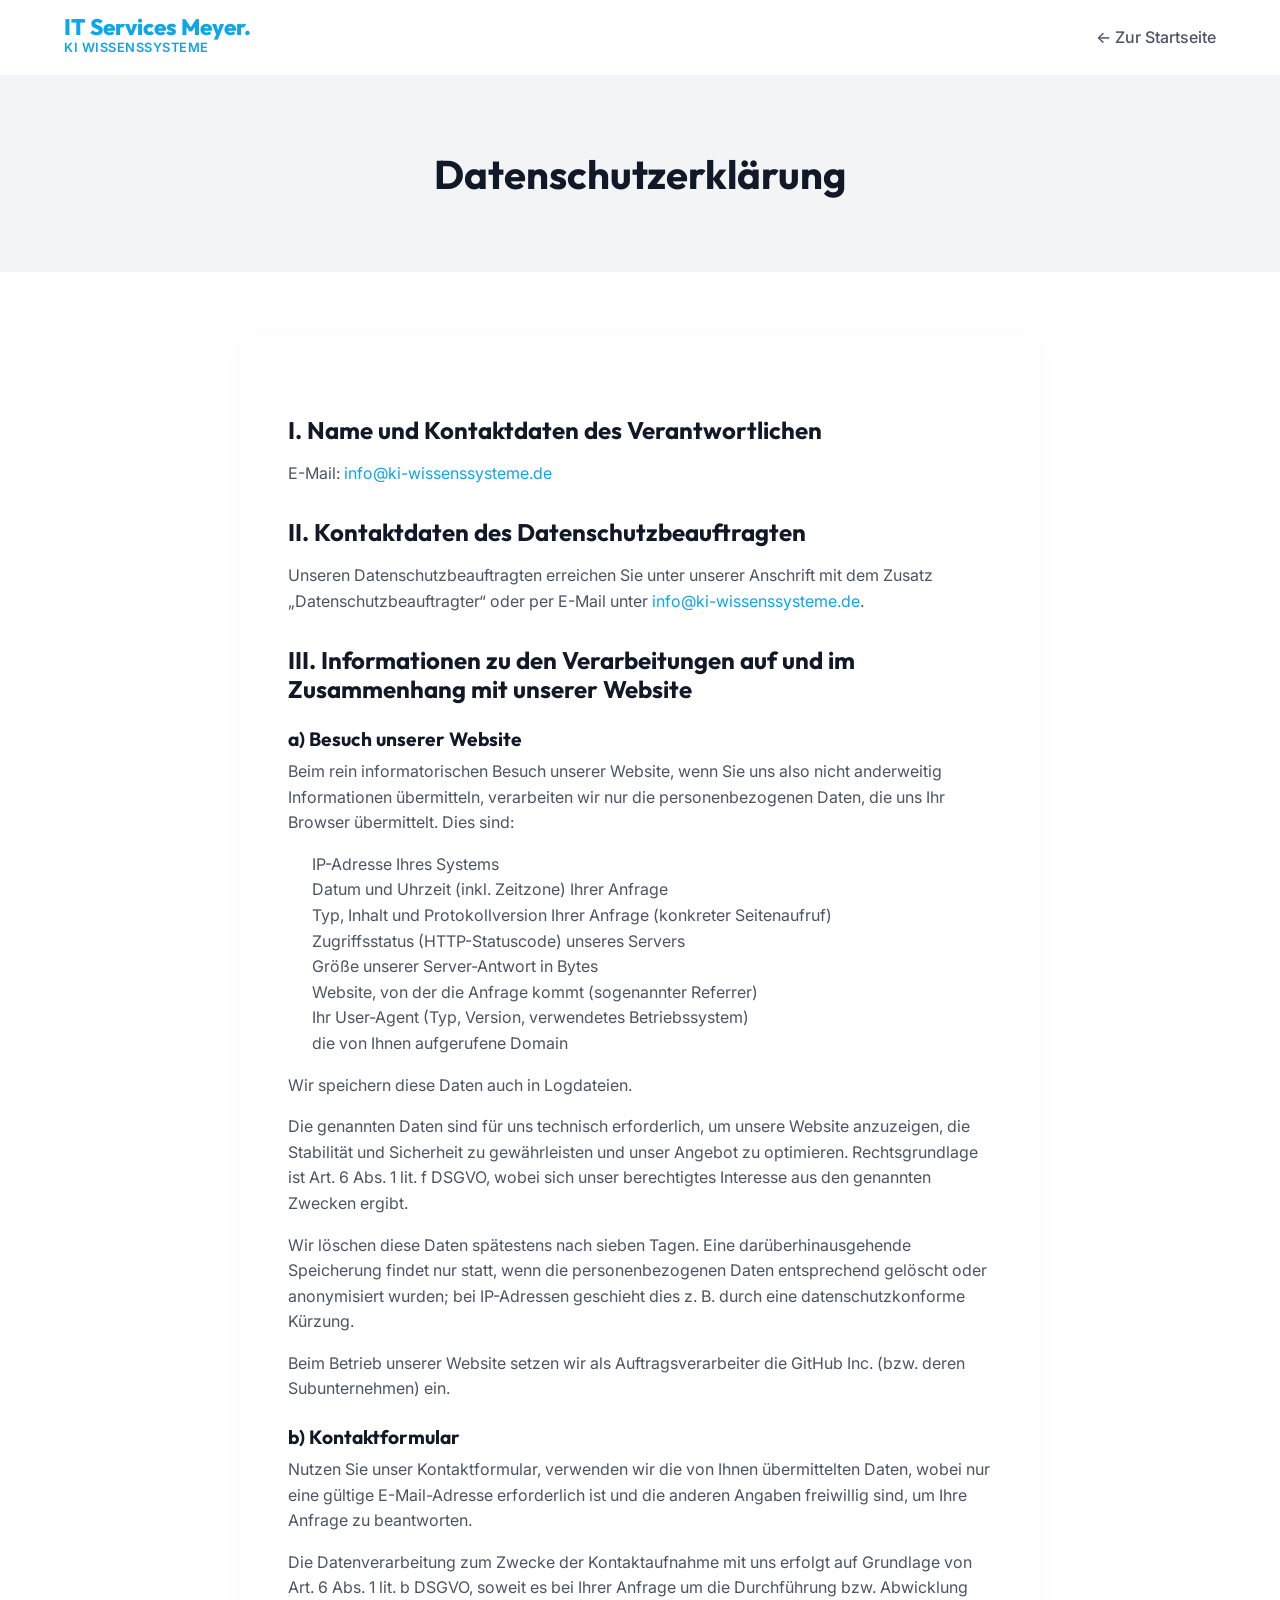
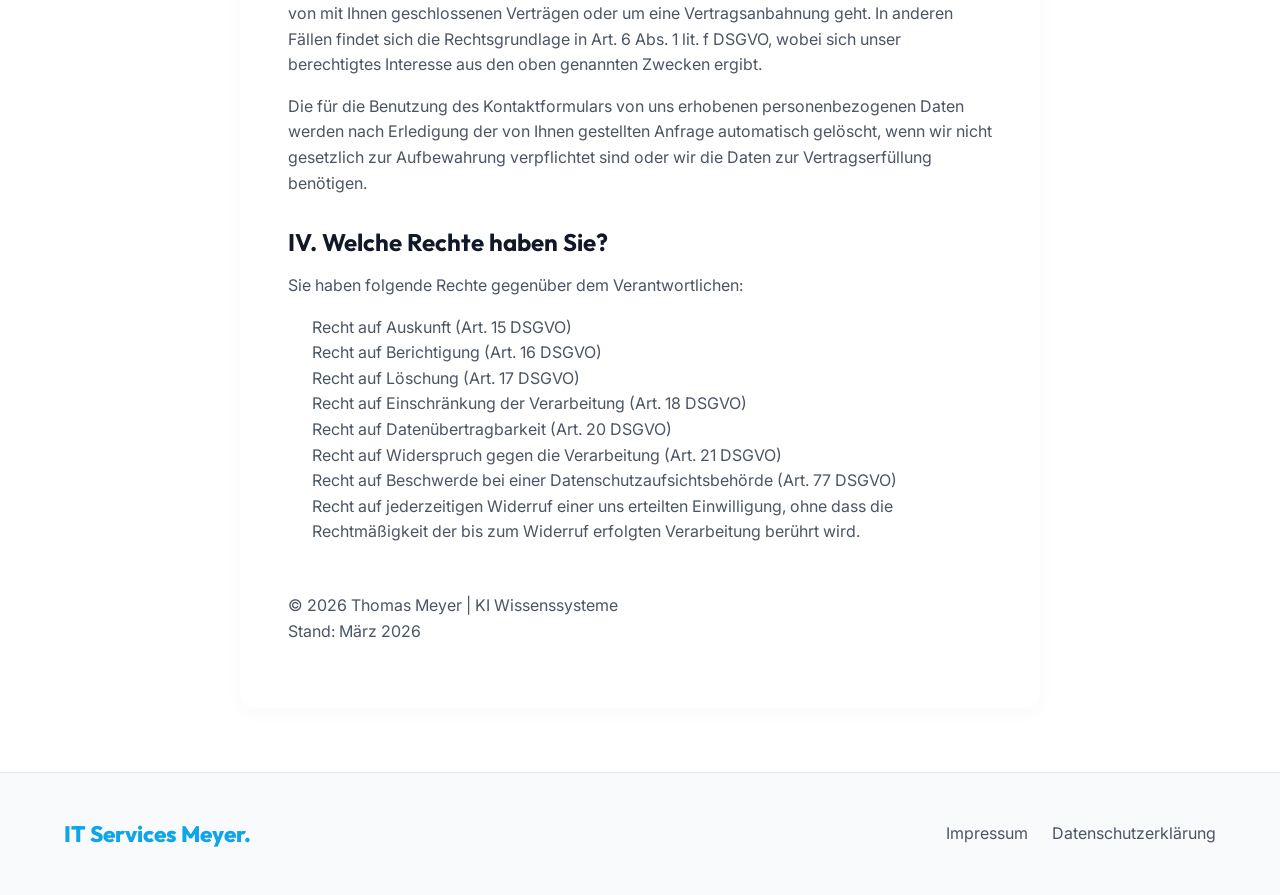
<file: datenschutz.html>
<!DOCTYPE html>
<html lang="de">
<head>
    <meta charset="UTF-8">
    <meta name="viewport" content="width=device-width, initial-scale=1.0">
    <title>Datenschutzerklärung | IT Services Meyer - KI Wissenssysteme</title>
    <link href="https://fonts.googleapis.com/css2?family=Inter:wght@400;500;600&family=Outfit:wght@500;700;800&display=swap" rel="stylesheet">
    <link rel="stylesheet" href="css/style.css">
</head>
<body>

    <header class="header">
        <div class="container header-inner">
            <a href="index.html" class="logo">
                <span class="logo-main">IT Services <span>Meyer.</span></span>
                <span class="logo-sub">KI Wissenssysteme</span>
            </a>
            
            <nav class="nav" id="main-nav">
                <ul class="nav-list">
                    <li><a href="index.html" class="nav-link">← Zur Startseite</a></li>
                </ul>
            </nav>
        </div>
    </header>

    <section class="page-header">
        <div class="container">
            <h1 class="section-title">Datenschutzerklärung</h1>
        </div>
    </section>

    <section class="content-page">
        <div class="container">
            <div class="content-box">
                <h2>I. Name und Kontaktdaten des Verantwortlichen</h2>
                <p>E-Mail: <a href="mailto:info@ki-wissenssysteme.de">info@ki-wissenssysteme.de</a></p>

                <h2>II. Kontaktdaten des Datenschutzbeauftragten</h2>
                <p>Unseren Datenschutzbeauftragten erreichen Sie unter unserer Anschrift mit dem Zusatz „Datenschutzbeauftragter“ oder per E-Mail unter <a href="mailto:info@ki-wissenssysteme.de">info@ki-wissenssysteme.de</a>.</p>

                <h2>III. Informationen zu den Verarbeitungen auf und im Zusammenhang mit unserer Website</h2>

                <h3>a) Besuch unserer Website</h3>
                <p>Beim rein informatorischen Besuch unserer Website, wenn Sie uns also nicht anderweitig Informationen übermitteln, verarbeiten wir nur die personenbezogenen Daten, die uns Ihr Browser übermittelt. Dies sind:</p>
                <ul>
                    <li>IP-Adresse Ihres Systems</li>
                    <li>Datum und Uhrzeit (inkl. Zeitzone) Ihrer Anfrage</li>
                    <li>Typ, Inhalt und Protokollversion Ihrer Anfrage (konkreter Seitenaufruf)</li>
                    <li>Zugriffsstatus (HTTP-Statuscode) unseres Servers</li>
                    <li>Größe unserer Server-Antwort in Bytes</li>
                    <li>Website, von der die Anfrage kommt (sogenannter Referrer)</li>
                    <li>Ihr User-Agent (Typ, Version, verwendetes Betriebssystem)</li>
                    <li>die von Ihnen aufgerufene Domain</li>
                </ul>
                <p>Wir speichern diese Daten auch in Logdateien.</p>
                <p>Die genannten Daten sind für uns technisch erforderlich, um unsere Website anzuzeigen, die Stabilität und Sicherheit zu gewährleisten und unser Angebot zu optimieren. Rechtsgrundlage ist Art. 6 Abs. 1 lit. f DSGVO, wobei sich unser berechtigtes Interesse aus den genannten Zwecken ergibt.</p>
                <p>Wir löschen diese Daten spätestens nach sieben Tagen. Eine darüberhinausgehende Speicherung findet nur statt, wenn die personenbezogenen Daten entsprechend gelöscht oder anonymisiert wurden; bei IP-Adressen geschieht dies z. B. durch eine datenschutzkonforme Kürzung.</p>
                <p>Beim Betrieb unserer Website setzen wir als Auftragsverarbeiter die GitHub Inc. (bzw. deren Subunternehmen) ein.</p>

                <h3>b) Kontaktformular</h3>
                <p>Nutzen Sie unser Kontaktformular, verwenden wir die von Ihnen übermittelten Daten, wobei nur eine gültige E-Mail-Adresse erforderlich ist und die anderen Angaben freiwillig sind, um Ihre Anfrage zu beantworten.</p>
                <p>Die Datenverarbeitung zum Zwecke der Kontaktaufnahme mit uns erfolgt auf Grundlage von Art. 6 Abs. 1 lit. b DSGVO, soweit es bei Ihrer Anfrage um die Durchführung bzw. Abwicklung von mit Ihnen geschlossenen Verträgen oder um eine Vertragsanbahnung geht. In anderen Fällen findet sich die Rechtsgrundlage in Art. 6 Abs. 1 lit. f DSGVO, wobei sich unser berechtigtes Interesse aus den oben genannten Zwecken ergibt.</p>
                <p>Die für die Benutzung des Kontaktformulars von uns erhobenen personenbezogenen Daten werden nach Erledigung der von Ihnen gestellten Anfrage automatisch gelöscht, wenn wir nicht gesetzlich zur Aufbewahrung verpflichtet sind oder wir die Daten zur Vertragserfüllung benötigen.</p>

                <h2>IV. Welche Rechte haben Sie?</h2>
                <p>Sie haben folgende Rechte gegenüber dem Verantwortlichen:</p>
                <ul>
                    <li>Recht auf Auskunft (Art. 15 DSGVO)</li>
                    <li>Recht auf Berichtigung (Art. 16 DSGVO)</li>
                    <li>Recht auf Löschung (Art. 17 DSGVO)</li>
                    <li>Recht auf Einschränkung der Verarbeitung (Art. 18 DSGVO)</li>
                    <li>Recht auf Datenübertragbarkeit (Art. 20 DSGVO)</li>
                    <li>Recht auf Widerspruch gegen die Verarbeitung (Art. 21 DSGVO)</li>
                    <li>Recht auf Beschwerde bei einer Datenschutzaufsichtsbehörde (Art. 77 DSGVO)</li>
                    <li>Recht auf jederzeitigen Widerruf einer uns erteilten Einwilligung, ohne dass die Rechtmäßigkeit der bis zum Widerruf erfolgten Verarbeitung berührt wird.</li>
                </ul>

                <p style="margin-top: 3rem;">© 2026 Thomas Meyer | KI Wissenssysteme<br>Stand: März 2026</p>
            </div>
        </div>
    </section>

    <footer class="footer">
        <div class="container footer-inner">
            <div class="footer-brand">
                <a href="index.html" class="logo">
                     <span class="logo-main">IT Services <span>Meyer.</span></span>
                </a>
            </div>
            <div class="footer-links">
                <a href="impressum.html">Impressum</a>
                <a href="datenschutz.html">Datenschutzerklärung</a>
            </div>
        </div>
    </footer>
</body>
</html>
</file>
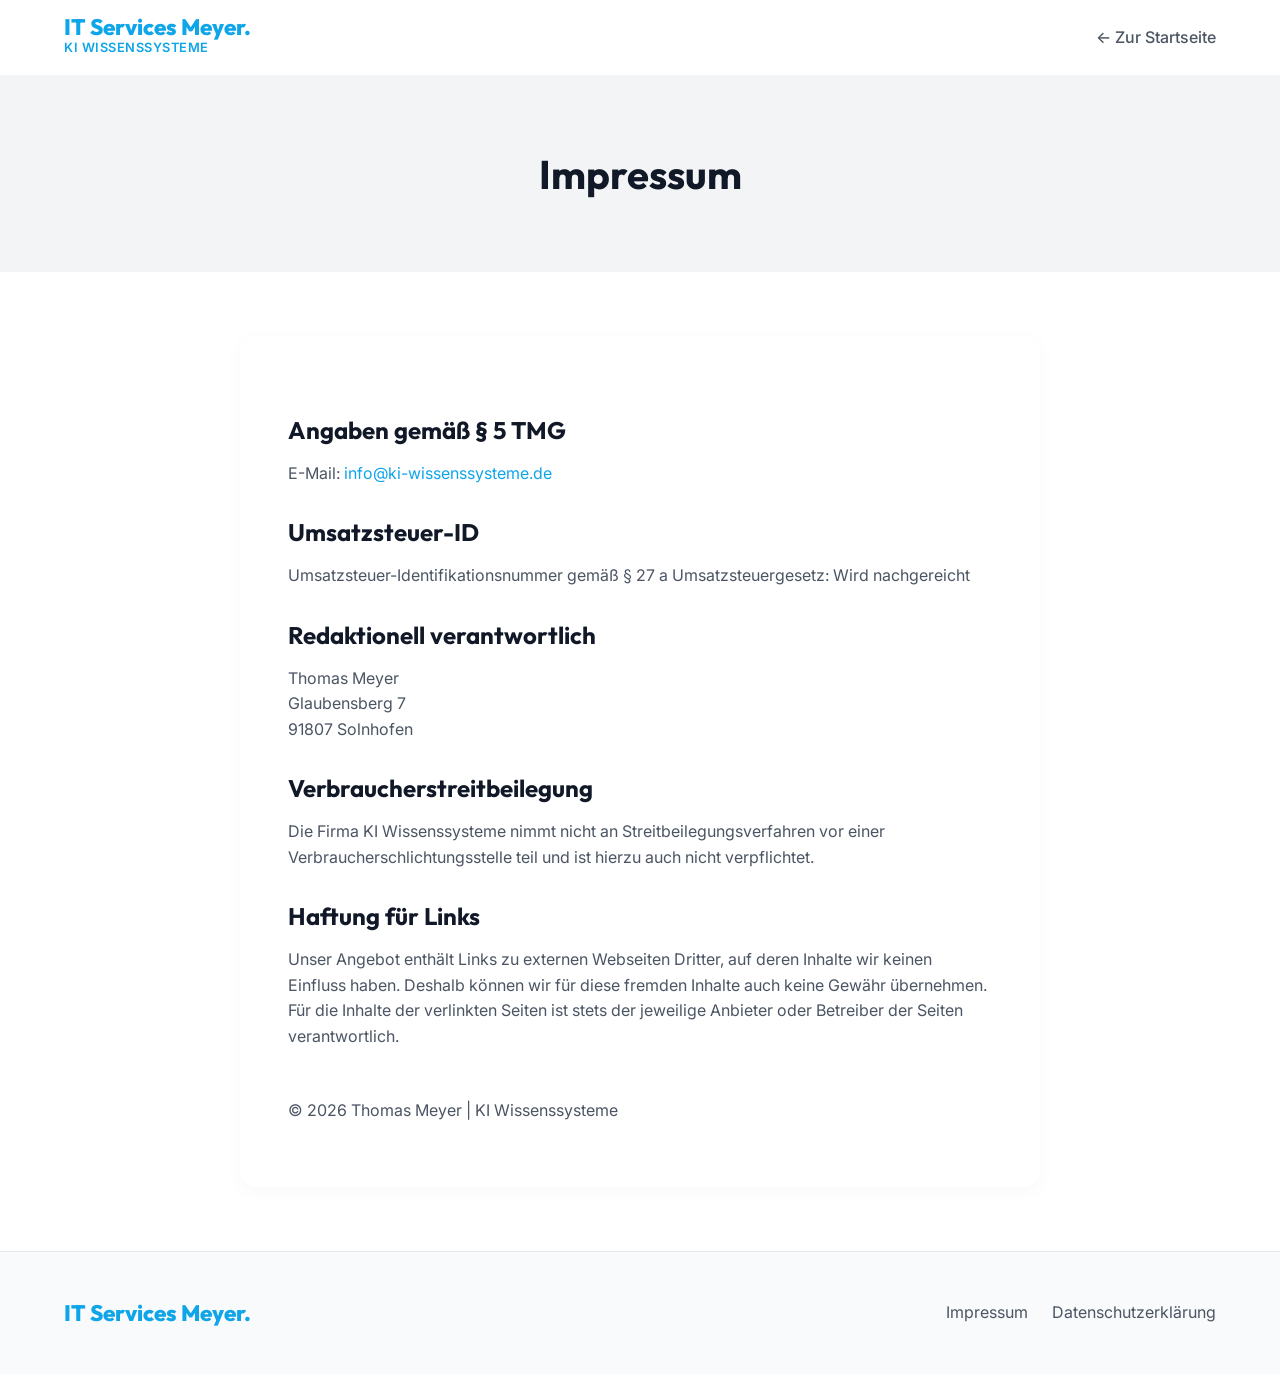
<file: impressum.html>
<!DOCTYPE html>
<html lang="de">
<head>
    <meta charset="UTF-8">
    <meta name="viewport" content="width=device-width, initial-scale=1.0">
    <title>Impressum | IT Services Meyer - KI Wissenssysteme</title>
    <link href="https://fonts.googleapis.com/css2?family=Inter:wght@400;500;600&family=Outfit:wght@500;700;800&display=swap" rel="stylesheet">
    <link rel="stylesheet" href="css/style.css">
</head>
<body>

    <header class="header">
        <div class="container header-inner">
            <a href="index.html" class="logo">
                <span class="logo-main">IT Services <span>Meyer.</span></span>
                <span class="logo-sub">KI Wissenssysteme</span>
            </a>
            
            <nav class="nav" id="main-nav">
                <ul class="nav-list">
                    <li><a href="index.html" class="nav-link">← Zur Startseite</a></li>
                </ul>
            </nav>
        </div>
    </header>

    <section class="page-header">
        <div class="container">
            <h1 class="section-title">Impressum</h1>
        </div>
    </section>

    <section class="content-page">
        <div class="container">
            <div class="content-box">
                <h2>Angaben gemäß § 5 TMG</h2>
                <p>E-Mail: <a href="mailto:info@ki-wissenssysteme.de">info@ki-wissenssysteme.de</a></p>
                
                <h2>Umsatzsteuer-ID</h2>
                <p>Umsatzsteuer-Identifikationsnummer gemäß § 27 a Umsatzsteuergesetz: Wird nachgereicht</p>
                
                <h2>Redaktionell verantwortlich</h2>
                <p>Thomas Meyer<br>Glaubensberg 7<br>91807 Solnhofen</p>
                
                <h2>Verbraucherstreitbeilegung</h2>
                <p>Die Firma KI Wissenssysteme nimmt nicht an Streitbeilegungsverfahren vor einer Verbraucherschlichtungsstelle teil und ist hierzu auch nicht verpflichtet.</p>
                
                <h2>Haftung für Links</h2>
                <p>Unser Angebot enthält Links zu externen Webseiten Dritter, auf deren Inhalte wir keinen Einfluss haben. Deshalb können wir für diese fremden Inhalte auch keine Gewähr übernehmen. Für die Inhalte der verlinkten Seiten ist stets der jeweilige Anbieter oder Betreiber der Seiten verantwortlich.</p>
                
                <p style="margin-top: 3rem;">© 2026 Thomas Meyer | KI Wissenssysteme</p>
            </div>
        </div>
    </section>

    <footer class="footer">
        <div class="container footer-inner">
            <div class="footer-brand">
                <a href="index.html" class="logo">
                    <span class="logo-main">IT Services <span>Meyer.</span></span>
                </a>
            </div>
            <div class="footer-links">
                <a href="impressum.html">Impressum</a>
                <a href="datenschutz.html">Datenschutzerklärung</a>
            </div>
        </div>
    </footer>
</body>
</html>
</file>
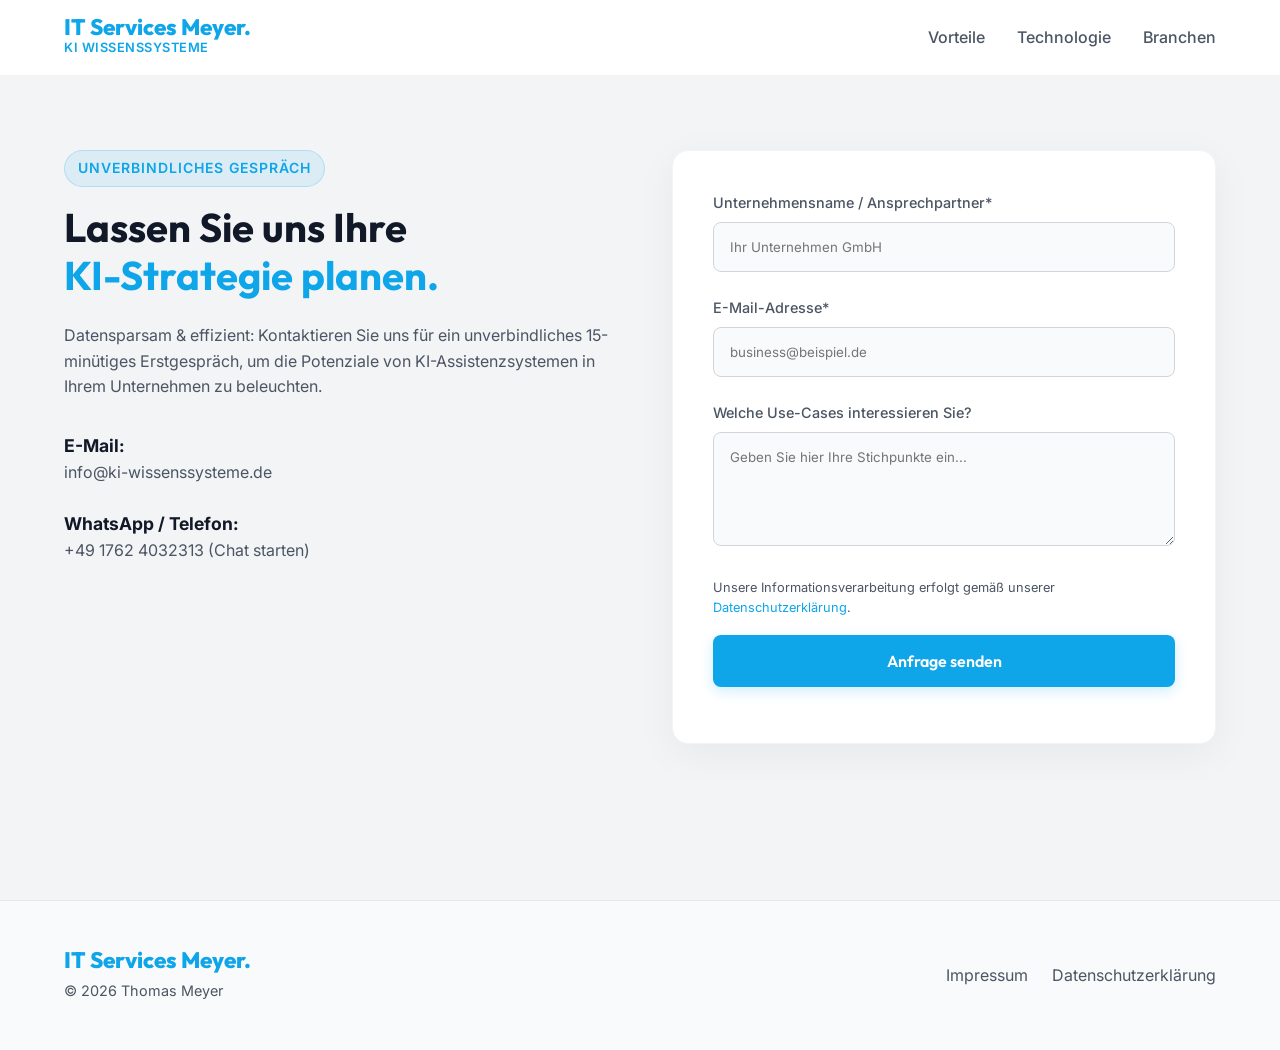
<file: kontakt.html>
<!DOCTYPE html>
<html lang="de">
<head>
    <meta charset="UTF-8">
    <meta name="viewport" content="width=device-width, initial-scale=1.0">
    <title>Kontakt & Beratung | IT Services Meyer - KI Wissenssysteme</title>
    <link href="https://fonts.googleapis.com/css2?family=Inter:wght@400;500;600&family=Outfit:wght@500;700;800&display=swap" rel="stylesheet">
    <link rel="stylesheet" href="css/style.css">
</head>
<body>

    <header class="header">
        <div class="container header-inner">
            <a href="index.html" class="logo">
                <span class="logo-main">IT Services <span>Meyer.</span></span>
                <span class="logo-sub">KI Wissenssysteme</span>
            </a>
            
            <button class="mobile-toggle" aria-label="Menü öffnen" id="mobile-toggle">
                <span class="bar"></span>
                <span class="bar"></span>
                <span class="bar"></span>
            </button>

            <nav class="nav" id="main-nav">
                <ul class="nav-list">
                    <li><a href="index.html#vorteile" class="nav-link">Vorteile</a></li>
                    <li><a href="index.html#technologie" class="nav-link">Technologie</a></li>
                    <li><a href="index.html#branchen" class="nav-link">Branchen</a></li>
                </ul>
            </nav>
        </div>
    </header>

    <section class="section" style="padding-top: 150px; background-color: var(--bg-surface); min-height: 100vh;">
        <div class="container contact-inner">
            <div class="contact-info">
                <span class="badge">Unverbindliches Gespräch</span>
                <h1 class="section-title">Lassen Sie uns Ihre <br><span>KI-Strategie planen.</span></h1>
                <p>Datensparsam & effizient: Kontaktieren Sie uns für ein unverbindliches 15-minütiges Erstgespräch, um die Potenziale von KI-Assistenzsystemen in Ihrem Unternehmen zu beleuchten.</p>
                
                <div class="contact-details">
                    <div class="contact-item">
                        <strong>E-Mail:</strong><br>
                        <a href="mailto:info@ki-wissenssysteme.de">info@ki-wissenssysteme.de</a>
                    </div>
                    <div class="contact-item">
                        <strong>WhatsApp / Telefon:</strong><br>
                        <a href="https://wa.me/4917624032313" target="_blank">+49 1762 4032313 (Chat starten)</a>
                    </div>
                </div>
            </div>
            
            <div class="contact-form-wrapper">
                <form id="contact-form" class="contact-form">
                    <div class="form-group">
                        <label for="name">Unternehmensname / Ansprechpartner*</label>
                        <input type="text" id="name" name="name" required placeholder="Ihr Unternehmen GmbH">
                    </div>
                    <div class="form-group">
                        <label for="email">E-Mail-Adresse*</label>
                        <input type="email" id="email" name="email" required placeholder="business@beispiel.de">
                    </div>
                    <div class="form-group">
                        <label for="message">Welche Use-Cases interessieren Sie?</label>
                        <textarea id="message" name="message" rows="5" required placeholder="Geben Sie hier Ihre Stichpunkte ein..."></textarea>
                    </div>
                    <p style="font-size: 0.8rem; color: var(--text-secondary); margin-bottom: 1rem;">
                        Unsere Informationsverarbeitung erfolgt gemäß unserer <a href="datenschutz.html">Datenschutzerklärung</a>.
                    </p>
                    <button type="submit" class="btn btn-primary btn-block">Anfrage senden</button>
                    <div id="form-status" class="form-status"></div>
                </form>
            </div>
        </div>
    </section>

    <footer class="footer">
        <div class="container footer-inner">
            <div class="footer-brand">
                <a href="index.html" class="logo">
                    <span class="logo-main">IT Services <span>Meyer.</span></span>
                </a>
                <p>© 2026 Thomas Meyer</p>
            </div>
            <div class="footer-links">
                <a href="impressum.html">Impressum</a>
                <a href="datenschutz.html">Datenschutzerklärung</a>
            </div>
        </div>
    </footer>

    <script src="js/main.js"></script>
</body>
</html>
</file>
<file: css/style.css>
/* 
    ======================================
    CSS FÜR KI WISSENSSYSTEME / IT SERVICES MEYER
    B2B Corporate Theme: White, Light Blue, Black
    ======================================
*/

:root {
    /* Colors */
    --bg-main: #FFFFFF;        /* Clean White */
    --bg-surface: #F3F4F6;     /* Light Gray for sections/cards */
    --bg-surface-hover: #E5E7EB;
    
    --accent-primary: #0EA5E9; /* B2B Light Blue (Cyan/Sky) */
    --accent-hover: #0284C7;
    --accent-glow: rgba(14, 165, 233, 0.2);
    
    --text-primary: #111827;   /* Almost Black */
    --text-secondary: #4B5563; /* Dark Gray for secondary text */
    --text-light: #FFFFFF;     /* For text on dark/blue backgrounds */
    
    /* Typography */
    --font-heading: 'Outfit', sans-serif;
    --font-body: 'Inter', sans-serif;
    
    /* Border Radius & Spacing */
    --br-sm: 4px;
    --br-md: 8px;
    --br-lg: 16px;
    --br-pill: 9999px;
    
    --space-sm: 1rem;
    --space-md: 2rem;
    --space-lg: 4rem;
    --space-xl: 6rem;
    
    /* Animation */
    --transition-fast: 0.2s ease;
    --transition-normal: 0.3s ease;
}

/* =====================================
   Base Styles / Reset
   ===================================== */
* {
    margin: 0;
    padding: 0;
    box-sizing: border-box;
}

html {
    scroll-behavior: smooth;
    font-size: 16px;
}

body {
    background-color: var(--bg-main);
    color: var(--text-primary);
    font-family: var(--font-body);
    line-height: 1.6;
    overflow-x: hidden;
}

h1, h2, h3, h4, h5, h6 {
    font-family: var(--font-heading);
    font-weight: 700;
    line-height: 1.2;
    color: var(--text-primary);
}

h1 span, h2 span {
    color: var(--accent-primary);
}

a {
    color: var(--accent-primary);
    text-decoration: none;
    transition: color var(--transition-fast);
}

a:hover {
    color: var(--accent-hover);
}

ul {
    list-style: none;
}

.container {
    max-width: 1200px;
    margin: 0 auto;
    padding: 0 1.5rem;
}

/* =====================================
   Buttons & Badges
   ===================================== */
.btn {
    display: inline-block;
    padding: 1rem 2rem;
    font-size: 1rem;
    font-weight: 600;
    text-align: center;
    border-radius: var(--br-md);
    cursor: pointer;
    transition: all var(--transition-normal);
    font-family: var(--font-heading);
    border: none;
}

.btn-primary {
    background-color: var(--accent-primary);
    color: var(--text-light);
    box-shadow: 0 4px 14px var(--accent-glow);
}

.btn-primary:hover {
    background-color: var(--accent-hover);
    color: var(--text-light);
    transform: translateY(-2px);
    box-shadow: 0 6px 20px rgba(14, 165, 233, 0.4);
}

.btn-primary-small {
    background-color: var(--accent-primary);
    color: var(--text-light);
    padding: 0.6rem 1.2rem;
    border-radius: var(--br-md);
    font-weight: 600;
}
.btn-primary-small:hover {
    background-color: var(--accent-hover);
    color: var(--text-light);
}

.btn-secondary {
    background-color: transparent;
    color: var(--text-primary);
    border: 2px solid var(--text-primary);
}

.btn-secondary:hover {
    background-color: var(--text-primary);
    color: var(--text-light);
}

.btn-block {
    display: block;
    width: 100%;
}

.badge {
    display: inline-block;
    background-color: rgba(14, 165, 233, 0.1);
    color: var(--accent-primary);
    padding: 0.4rem 0.8rem;
    border-radius: var(--br-pill);
    font-size: 0.875rem;
    font-weight: 600;
    text-transform: uppercase;
    letter-spacing: 1px;
    margin-bottom: 1rem;
    border: 1px solid rgba(14, 165, 233, 0.2);
}

/* =====================================
   Header / Navigation
   ===================================== */
.header {
    position: fixed;
    top: 0;
    left: 0;
    width: 100%;
    z-index: 100;
    background-color: rgba(255, 255, 255, 0.95);
    backdrop-filter: blur(10px);
    border-bottom: 1px solid rgba(0, 0, 0, 0.05);
    padding: 1rem 0;
    transition: padding var(--transition-normal);
}

.header.scrolled {
    padding: 0.5rem 0;
    box-shadow: 0 4px 20px rgba(0,0,0,0.05);
}

.header-inner {
    display: flex;
    justify-content: space-between;
    align-items: center;
}

.logo {
    display: flex;
    flex-direction: column;
}

.logo-main {
    font-family: var(--font-heading);
    font-size: 1.4rem;
    font-weight: 800;
    color: var(--text-primary);
    line-height: 1;
}

.logo-sub {
    font-size: 0.8rem;
    color: var(--accent-primary);
    font-weight: 600;
    text-transform: uppercase;
    letter-spacing: 0.5px;
}

.logo span {
    color: var(--accent-primary);
}

.nav-list {
    display: flex;
    gap: 2rem;
    align-items: center;
}

.nav-link {
    color: var(--text-secondary);
    font-weight: 500;
}
.nav-link:hover {
    color: var(--accent-primary);
}

/* Mobile Toggle (Hidden Desktop) */
.mobile-toggle {
    display: none;
    background: transparent;
    border: none;
    cursor: pointer;
    flex-direction: column;
    gap: 5px;
}
.mobile-toggle .bar {
    width: 25px;
    height: 3px;
    background-color: var(--text-primary);
    border-radius: 3px;
    transition: var(--transition-fast);
}

@media (max-width: 768px) {
    .mobile-toggle {
        display: flex;
    }
    
    .nav {
        position: fixed;
        top: 70px;
        left: -100%;
        width: 100%;
        height: calc(100vh - 70px);
        background-color: var(--bg-main);
        flex-direction: column;
        align-items: center;
        justify-content: center;
        transition: left 0.3s ease;
        box-shadow: 0 10px 20px rgba(0,0,0,0.05);
    }
    
    .nav.active {
        left: 0;
    }

    .nav-list {
        flex-direction: column;
        gap: 2rem;
        text-align: center;
    }
}

/* =====================================
   Hero Section
   ===================================== */
.hero {
    padding-top: 150px;
    padding-bottom: var(--space-xl);
    min-height: 90vh;
    display: flex;
    align-items: center;
    position: relative;
    overflow: hidden;
    background: linear-gradient(to bottom right, var(--bg-main) 40%, #E0F2FE 100%);
}

.hero-inner {
    display: grid;
    grid-template-columns: 1fr 1fr;
    gap: 3rem;
    align-items: center;
    z-index: 2;
    position: relative;
}

.hero-title {
    font-size: 3.5rem;
    margin-bottom: 1.5rem;
}

.hero-description {
    font-size: 1.125rem;
    color: var(--text-secondary);
    margin-bottom: 2.5rem;
    max-width: 500px;
}

.hero-actions {
    display: flex;
    gap: 1rem;
}

.hero-visual {
    position: relative;
}

.visual-placeholder {
    width: 100%;
    border-radius: var(--br-lg);
    overflow: hidden;
    position: relative;
    z-index: 2;
    box-shadow: 0 20px 40px rgba(0,0,0,0.08);
}

.hero-image {
    width: 100%;
    height: auto;
    display: block;
    object-fit: cover;
}

.abstract-shape {
    position: absolute;
    border-radius: 50%;
    filter: blur(80px);
    z-index: 1;
}

.shape-1 {
    width: 300px;
    height: 300px;
    background-color: rgba(14, 165, 233, 0.2);
    top: -50px;
    right: -50px;
}

.shape-2 {
    width: 250px;
    height: 250px;
    background-color: rgba(59, 130, 246, 0.1);
    bottom: -50px;
    left: -50px;
}

@media (max-width: 992px) {
    .hero-inner {
        grid-template-columns: 1fr;
        text-align: center;
    }
    .hero-description {
        margin: 0 auto 2.5rem auto;
    }
    .hero-actions {
        justify-content: center;
    }
    .hero-title {
        font-size: 2.5rem;
    }
    .hero {
        padding-top: 120px;
        min-height: auto;
    }
}

@media (max-width: 480px) {
    .hero-actions {
        flex-direction: column;
    }
}

/* =====================================
   Sections (General)
   ===================================== */
.section {
    padding: var(--space-xl) 0;
}

.bg-light {
    background-color: var(--bg-surface);
}

.section-title {
    font-size: 2.5rem;
    margin-bottom: 1.5rem;
}

.section-subtitle {
    color: var(--text-secondary);
    font-size: 1.125rem;
    max-width: 700px;
}

.center {
    text-align: center;
    margin: 0 auto 3rem auto;
    display: flex;
    flex-direction: column;
    align-items: center;
}

/* =====================================
   Problems Grid (Wissen finden)
   ===================================== */
.problem-grid {
    display: grid;
    grid-template-columns: repeat(auto-fit, minmax(300px, 1fr));
    gap: 2rem;
    margin-top: 2rem;
}

.problem-card {
    background-color: var(--bg-main);
    padding: 2.5rem 2rem;
    border-radius: var(--br-lg);
    border: 1px solid rgba(0, 0, 0, 0.05);
    box-shadow: 0 4px 20px rgba(0,0,0,0.03);
    transition: transform var(--transition-normal);
}

.problem-card:hover {
    transform: translateY(-5px);
    box-shadow: 0 10px 30px rgba(0,0,0,0.08);
}

.problem-icon {
    width: 60px;
    height: 60px;
    background-color: rgba(14, 165, 233, 0.1);
    color: var(--accent-primary);
    border-radius: var(--br-md);
    display: flex;
    align-items: center;
    justify-content: center;
    margin-bottom: 1.5rem;
}

.problem-card h3 {
    margin-bottom: 1rem;
    font-size: 1.25rem;
}

.problem-card p {
    color: var(--text-secondary);
    font-size: 0.95rem;
}

/* =====================================
   Workflow / So antwortet die KI
   ===================================== */
.workflow-inner {
    display: grid;
    grid-template-columns: 1fr 1fr;
    gap: 4rem;
    align-items: center;
}

.chat-box {
    background: #FFFFFF;
    border-radius: var(--br-lg);
    box-shadow: 0 10px 40px rgba(0,0,0,0.08);
    border: 1px solid #E5E7EB;
    padding: 2rem;
    display: flex;
    flex-direction: column;
    gap: 1.5rem;
}

.chat-message {
    padding: 1rem 1.5rem;
    border-radius: var(--br-lg);
    max-width: 90%;
    line-height: 1.5;
}

.message-user {
    background-color: var(--bg-surface);
    color: var(--text-primary);
    align-self: flex-start;
    border-bottom-left-radius: 0;
}

.message-ai {
    background-color: var(--accent-primary);
    color: var(--text-light);
    align-self: flex-end;
    border-bottom-right-radius: 0;
}

.message-ai ol {
    margin-left: 1.5rem;
    margin-top: 0.5rem;
}

@media (max-width: 992px) {
    .workflow-inner {
        grid-template-columns: 1fr;
    }
}


/* =====================================
   Tech & Features Grid
   ===================================== */
   .tech-grid {
    display: grid;
    grid-template-columns: repeat(auto-fit, minmax(300px, 1fr));
    gap: 2rem;
}

.tech-card {
    padding: 2rem;
    border-left: 4px solid var(--accent-primary);
    background-color: var(--bg-main);
    box-shadow: 0 4px 10px rgba(0,0,0,0.02);
}

.tech-card h3 {
    margin-bottom: 0.5rem;
}

/* =====================================
   Contact Form Section
   ===================================== */
.contact-inner {
    display: grid;
    grid-template-columns: 1fr 1fr;
    gap: 4rem;
}

.contact-info p {
    color: var(--text-secondary);
    margin-bottom: 2rem;
}

.contact-details {
    display: flex;
    flex-direction: column;
    gap: 1.5rem;
    margin-top: 2rem;
}

.contact-item strong {
    color: var(--text-primary);
    font-size: 1.1rem;
}

.contact-item a {
    color: var(--text-secondary);
}

.contact-form-wrapper {
    background-color: #FFFFFF;
    padding: 2.5rem;
    border-radius: var(--br-lg);
    box-shadow: 0 10px 40px rgba(0,0,0,0.05);
    border: 1px solid #F3F4F6;
}

.form-group {
    margin-bottom: 1.5rem;
}

.form-group label {
    display: block;
    margin-bottom: 0.5rem;
    color: var(--text-secondary);
    font-size: 0.9rem;
    font-weight: 500;
}

.form-group input,
.form-group textarea {
    width: 100%;
    padding: 1rem;
    background-color: #F9FAFB;
    border: 1px solid #D1D5DB;
    border-radius: var(--br-md);
    color: var(--text-primary);
    font-family: var(--font-body);
    transition: border-color var(--transition-fast);
}

.form-group input:focus,
.form-group textarea:focus {
    outline: none;
    border-color: var(--accent-primary);
    background-color: #FFFFFF;
    box-shadow: 0 0 0 3px rgba(14, 165, 233, 0.1);
}

.form-status {
    margin-top: 1rem;
    text-align: center;
    font-weight: 500;
}

@media (max-width: 992px) {
    .contact-inner {
        grid-template-columns: 1fr;
    }
}

/* =====================================
   Content Layouts (Impressum, Datenschutz)
   ===================================== */
.page-header {
    padding: 150px 0 50px 0;
    background-color: var(--bg-surface);
    text-align: center;
}

.content-page {
    padding: var(--space-lg) 0;
}

.content-box {
    background: #FFFFFF;
    padding: 3rem;
    border-radius: var(--br-lg);
    box-shadow: 0 4px 20px rgba(0,0,0,0.03);
    max-width: 800px;
    margin: 0 auto;
}

.content-box h2 {
    margin-top: 2rem;
    margin-bottom: 1rem;
    font-size: 1.5rem;
}

.content-box h3 {
    margin-top: 1.5rem;
    margin-bottom: 0.5rem;
    font-size: 1.2rem;
}

.content-box p, .content-box ul {
    margin-bottom: 1rem;
    color: var(--text-secondary);
}

.content-box ul {
    padding-left: 1.5rem;
}

/* =====================================
   Footer
   ===================================== */
.footer {
    padding: 3rem 0;
    border-top: 1px solid #E5E7EB;
    background-color: #F9FAFB;
}

.footer-inner {
    display: flex;
    justify-content: space-between;
    align-items: center;
    flex-wrap: wrap;
    gap: 1.5rem;
}

.footer-brand p {
    color: var(--text-secondary);
    font-size: 0.9rem;
    margin-top: 0.5rem;
}

.footer-links {
    display: flex;
    gap: 1.5rem;
}

.footer-links a {
    color: var(--text-secondary);
}

.footer-links a:hover {
    color: var(--text-primary);
}

@media (max-width: 768px) {
    .footer-inner {
        flex-direction: column;
        text-align: center;
    }
}
</file>
